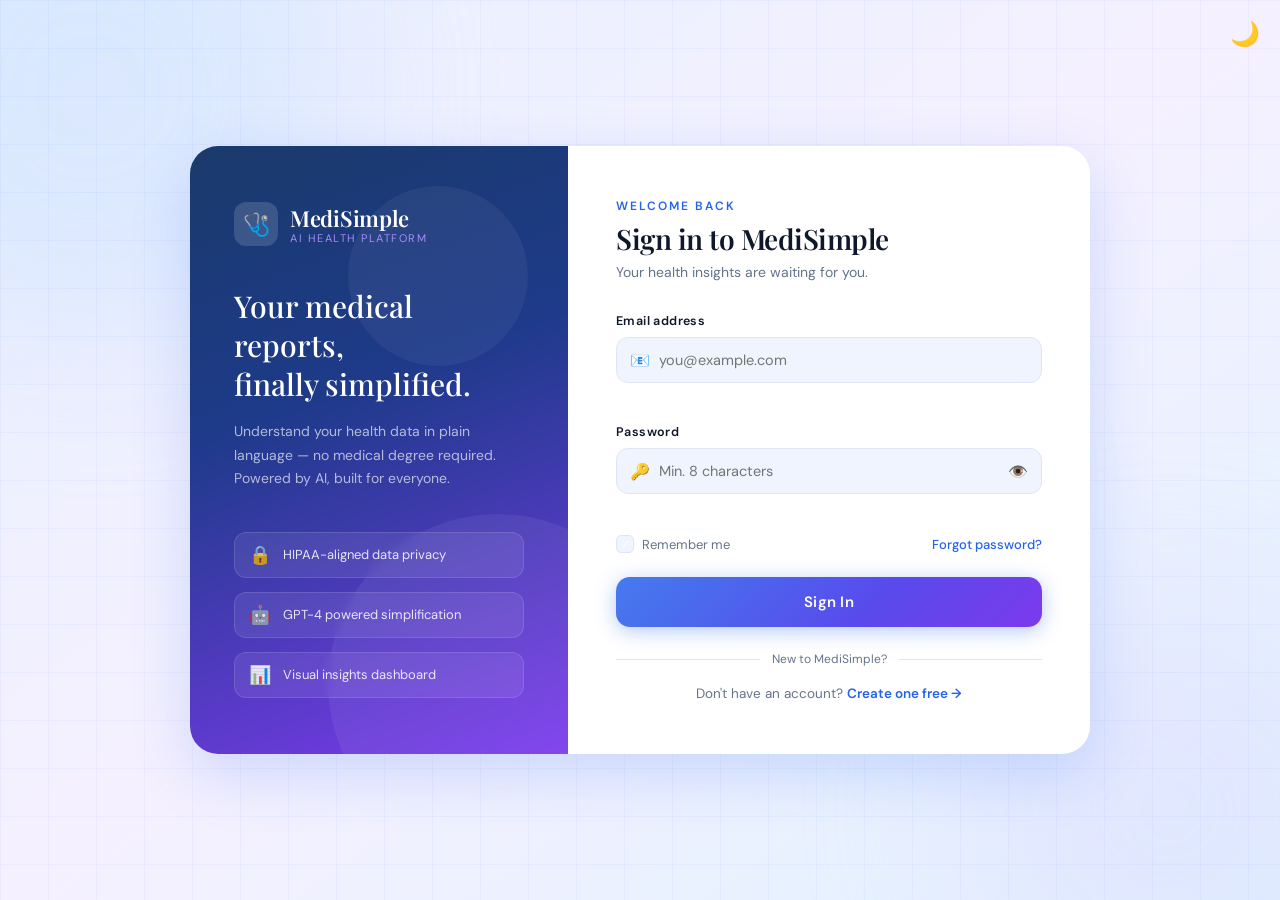
<file: login.html>
<!DOCTYPE html>
<html lang="en">

<head>
  <meta charset="UTF-8" />
  <meta name="viewport" content="width=device-width, initial-scale=1.0" />
  <title>MediSimple AI — Sign In</title>
  <link rel="preconnect" href="https://fonts.googleapis.com" />
  <link
    href="https://fonts.googleapis.com/css2?family=DM+Sans:ital,wght@0,300;0,400;0,500;0,600;1,300&family=Playfair+Display:wght@500;600&display=swap"
    rel="stylesheet" />
  <style>
    :root {
      --blue-deep: #1a3a6b;
      --blue-mid: #2563eb;
      --blue-light: #60a5fa;
      --purple: #7c3aed;
      --purple-light: #a78bfa;
      --teal: #0ea5e9;
      --white: #ffffff;
      --surface: #f0f4ff;
      --border: #dde5f7;
      --text-main: #0f172a;
      --text-muted: #64748b;
      --error: #ef4444;
      --success: #10b981;
      --shadow-sm: 0 2px 8px rgba(37, 99, 235, 0.08);
      --shadow-md: 0 8px 32px rgba(37, 99, 235, 0.14);
      --shadow-lg: 0 20px 60px rgba(37, 99, 235, 0.18);
      --grad-btn: linear-gradient(135deg, #2563eb 0%, #7c3aed 100%);
      --grad-bg: linear-gradient(145deg, #e8f0ff 0%, #f5f0ff 50%, #e0f2ff 100%);
    }

    *,
    *::before,
    *::after {
      box-sizing: border-box;
      margin: 0;
      padding: 0;
    }

    body {
      font-family: 'DM Sans', sans-serif;
      background: var(--grad-bg);
      min-height: 100vh;
      display: flex;
      align-items: center;
      justify-content: center;
      overflow: hidden;
      position: relative;
    }

    /* ── Ambient blobs ── */
    .blob {
      position: fixed;
      border-radius: 50%;
      filter: blur(80px);
      opacity: 0.35;
      animation: drift 12s ease-in-out infinite alternate;
      pointer-events: none;
      z-index: 0;
    }

    .blob-1 {
      width: 500px;
      height: 500px;
      background: #bfdbfe;
      top: -160px;
      left: -160px;
      animation-delay: 0s;
    }

    .blob-2 {
      width: 420px;
      height: 420px;
      background: #ddd6fe;
      bottom: -120px;
      right: -100px;
      animation-delay: -4s;
    }

    .blob-3 {
      width: 260px;
      height: 260px;
      background: #bae6fd;
      top: 40%;
      left: 55%;
      animation-delay: -8s;
    }

    @keyframes drift {
      from {
        transform: translate(0, 0) scale(1);
      }

      to {
        transform: translate(30px, 20px) scale(1.08);
      }
    }

    /* ── Grid lines decoration ── */
    .grid-lines {
      position: fixed;
      inset: 0;
      z-index: 0;
      pointer-events: none;
      background-image:
        linear-gradient(rgba(37, 99, 235, 0.04) 1px, transparent 1px),
        linear-gradient(90deg, rgba(37, 99, 235, 0.04) 1px, transparent 1px);
      background-size: 48px 48px;
    }

    /* ── Layout: two-column card ── */
    .login-wrapper {
      position: relative;
      z-index: 1;
      display: flex;
      width: min(900px, 96vw);
      min-height: 560px;
      border-radius: 28px;
      overflow: hidden;
      box-shadow: var(--shadow-lg);
      animation: slideUp 0.7s cubic-bezier(0.22, 1, 0.36, 1) both;
    }

    @keyframes slideUp {
      from {
        opacity: 0;
        transform: translateY(36px) scale(0.97);
      }

      to {
        opacity: 1;
        transform: translateY(0) scale(1);
      }
    }

    /* ── Left Panel ── */
    .left-panel {
      flex: 0 0 42%;
      background: linear-gradient(160deg, var(--blue-deep) 0%, #1e3a8a 40%, var(--purple) 100%);
      padding: 56px 44px;
      display: flex;
      flex-direction: column;
      justify-content: space-between;
      position: relative;
      overflow: hidden;
      color: #fff;
    }

    .left-panel::before {
      content: '';
      position: absolute;
      width: 340px;
      height: 340px;
      border-radius: 50%;
      background: rgba(255, 255, 255, 0.06);
      bottom: -100px;
      right: -100px;
    }

    .left-panel::after {
      content: '';
      position: absolute;
      width: 180px;
      height: 180px;
      border-radius: 50%;
      background: rgba(255, 255, 255, 0.05);
      top: 40px;
      right: 40px;
    }

    .brand {
      display: flex;
      align-items: center;
      gap: 12px;
      position: relative;
      z-index: 1;
    }

    .brand-icon {
      width: 44px;
      height: 44px;
      border-radius: 12px;
      background: rgba(255, 255, 255, 0.15);
      backdrop-filter: blur(8px);
      display: flex;
      align-items: center;
      justify-content: center;
      font-size: 22px;
    }

    .brand-name {
      font-family: 'Playfair Display', serif;
      font-size: 22px;
      font-weight: 600;
      letter-spacing: -0.3px;
    }

    .brand-tag {
      font-size: 11px;
      letter-spacing: 1.5px;
      text-transform: uppercase;
      color: var(--purple-light);
      margin-top: -2px;
    }

    .panel-headline {
      position: relative;
      z-index: 1;
    }

    .panel-headline h2 {
      font-family: 'Playfair Display', serif;
      font-size: 30px;
      font-weight: 500;
      line-height: 1.3;
      color: #fff;
      margin-bottom: 16px;
    }

    .panel-headline p {
      font-size: 14px;
      line-height: 1.7;
      color: rgba(255, 255, 255, 0.65);
    }

    .trust-badges {
      display: flex;
      flex-direction: column;
      gap: 14px;
      position: relative;
      z-index: 1;
    }

    .trust-badge {
      display: flex;
      align-items: center;
      gap: 12px;
      background: rgba(255, 255, 255, 0.08);
      border: 1px solid rgba(255, 255, 255, 0.12);
      border-radius: 12px;
      padding: 10px 14px;
      backdrop-filter: blur(4px);
      font-size: 13px;
      color: rgba(255, 255, 255, 0.85);
    }

    .trust-badge span.icon {
      font-size: 18px;
    }

    /* ── Right Panel ── */
    .right-panel {
      flex: 1;
      background: #fff;
      padding: 52px 48px;
      display: flex;
      flex-direction: column;
      justify-content: center;
    }

    .form-header {
      margin-bottom: 32px;
    }

    .form-header .welcome-back {
      font-size: 12px;
      font-weight: 600;
      letter-spacing: 2px;
      text-transform: uppercase;
      color: var(--blue-mid);
      margin-bottom: 6px;
      opacity: 0;
      animation: fadeIn 0.5s 0.5s forwards;
    }

    .form-header h1 {
      font-family: 'Playfair Display', serif;
      font-size: 28px;
      font-weight: 600;
      color: var(--text-main);
      letter-spacing: -0.5px;
      opacity: 0;
      animation: fadeIn 0.5s 0.6s forwards;
    }

    .form-header p {
      font-size: 14px;
      color: var(--text-muted);
      margin-top: 6px;
      opacity: 0;
      animation: fadeIn 0.5s 0.7s forwards;
    }

    @keyframes fadeIn {
      from {
        opacity: 0;
        transform: translateY(8px);
      }

      to {
        opacity: 1;
        transform: translateY(0);
      }
    }

    /* ── Form fields ── */
    .field {
      margin-bottom: 20px;
      opacity: 0;
      animation: fadeIn 0.5s forwards;
    }

    .field:nth-child(1) {
      animation-delay: 0.8s;
    }

    .field:nth-child(2) {
      animation-delay: 0.9s;
    }

    .field label {
      display: block;
      font-size: 12.5px;
      font-weight: 600;
      letter-spacing: 0.4px;
      color: var(--text-main);
      margin-bottom: 8px;
    }

    .input-wrap {
      position: relative;
    }

    .input-wrap .input-icon {
      position: absolute;
      left: 14px;
      top: 50%;
      transform: translateY(-50%);
      font-size: 16px;
      color: var(--text-muted);
      pointer-events: none;
      transition: color 0.2s;
    }

    .input-wrap input {
      width: 100%;
      padding: 13px 44px 13px 42px;
      border: 1.5px solid var(--border);
      border-radius: 12px;
      font-family: 'DM Sans', sans-serif;
      font-size: 14.5px;
      color: var(--text-main);
      background: var(--surface);
      outline: none;
      transition: border-color 0.2s, box-shadow 0.2s, background 0.2s;
    }

    .input-wrap input:focus {
      border-color: var(--blue-mid);
      background: #fff;
      box-shadow: 0 0 0 4px rgba(37, 99, 235, 0.1);
    }

    .input-wrap input:focus~.input-icon,
    .input-wrap:focus-within .input-icon {
      color: var(--blue-mid);
    }

    .input-wrap input.error-input {
      border-color: var(--error);
      box-shadow: 0 0 0 4px rgba(239, 68, 68, 0.08);
    }

    /* toggle password */
    .toggle-pw {
      position: absolute;
      right: 14px;
      top: 50%;
      transform: translateY(-50%);
      background: none;
      border: none;
      cursor: pointer;
      font-size: 16px;
      color: var(--text-muted);
      transition: color 0.2s;
      padding: 0;
    }

    .toggle-pw:hover {
      color: var(--blue-mid);
    }

    .field-error {
      display: flex;
      align-items: center;
      gap: 5px;
      font-size: 12px;
      color: var(--error);
      margin-top: 5px;
      min-height: 16px;
    }

    /* ── Options row ── */
    .options-row {
      display: flex;
      align-items: center;
      justify-content: space-between;
      margin-bottom: 24px;
      opacity: 0;
      animation: fadeIn 0.5s 1s forwards;
    }

    .remember-me {
      display: flex;
      align-items: center;
      gap: 8px;
      cursor: pointer;
      user-select: none;
    }

    .remember-me input[type="checkbox"] {
      display: none;
    }

    .checkbox-custom {
      width: 18px;
      height: 18px;
      border-radius: 5px;
      border: 1.5px solid var(--border);
      background: var(--surface);
      display: flex;
      align-items: center;
      justify-content: center;
      transition: all 0.2s;
      font-size: 11px;
      color: #fff;
    }

    .remember-me input:checked+.checkbox-custom {
      background: var(--blue-mid);
      border-color: var(--blue-mid);
    }

    .remember-me span.label {
      font-size: 13px;
      color: var(--text-muted);
    }

    .forgot-link {
      font-size: 13px;
      color: var(--blue-mid);
      font-weight: 500;
      text-decoration: none;
      transition: color 0.2s;
    }

    .forgot-link:hover {
      color: var(--purple);
    }

    /* ── Login button ── */
    .btn-login {
      width: 100%;
      padding: 15px;
      border: none;
      border-radius: 14px;
      background: var(--grad-btn);
      color: #fff;
      font-family: 'DM Sans', sans-serif;
      font-size: 15px;
      font-weight: 600;
      letter-spacing: 0.3px;
      cursor: pointer;
      position: relative;
      overflow: hidden;
      transition: transform 0.18s, box-shadow 0.18s, filter 0.18s;
      box-shadow: 0 4px 20px rgba(37, 99, 235, 0.35);
      opacity: 0;
      animation: fadeIn 0.5s 1.1s forwards;
    }

    .btn-login:hover:not(:disabled) {
      transform: translateY(-2px);
      box-shadow: 0 8px 28px rgba(37, 99, 235, 0.45);
      filter: brightness(1.06);
    }

    .btn-login:active:not(:disabled) {
      transform: translateY(0);
    }

    .btn-login:disabled {
      opacity: 0.7;
      cursor: not-allowed;
    }

    .btn-login::after {
      content: '';
      position: absolute;
      inset: 0;
      background: linear-gradient(135deg, rgba(255, 255, 255, 0.15) 0%, transparent 60%);
      pointer-events: none;
    }

    .btn-inner {
      display: flex;
      align-items: center;
      justify-content: center;
      gap: 8px;
    }

    /* spinner */
    .spinner {
      display: none;
      width: 18px;
      height: 18px;
      border: 2.5px solid rgba(255, 255, 255, 0.3);
      border-top-color: #fff;
      border-radius: 50%;
      animation: spin 0.6s linear infinite;
    }

    @keyframes spin {
      to {
        transform: rotate(360deg);
      }
    }

    .btn-login.loading .spinner {
      display: block;
    }

    .btn-login.loading .btn-text {
      opacity: 0.7;
    }

    /* ── Global alert ── */
    .alert {
      display: none;
      align-items: center;
      gap: 10px;
      padding: 12px 16px;
      border-radius: 10px;
      font-size: 13.5px;
      margin-bottom: 20px;
      animation: fadeIn 0.3s;
    }

    .alert.error {
      background: #fef2f2;
      border: 1px solid #fecaca;
      color: #b91c1c;
    }

    .alert.success {
      background: #f0fdf4;
      border: 1px solid #bbf7d0;
      color: #166534;
    }

    .alert.show {
      display: flex;
    }

    /* ── Divider + Signup link ── */
    .divider {
      display: flex;
      align-items: center;
      gap: 12px;
      margin: 24px 0 18px;
      opacity: 0;
      animation: fadeIn 0.5s 1.2s forwards;
    }

    .divider::before,
    .divider::after {
      content: '';
      flex: 1;
      height: 1px;
      background: var(--border);
    }

    .divider span {
      font-size: 12px;
      color: var(--text-muted);
      white-space: nowrap;
    }

    .signup-link {
      text-align: center;
      font-size: 13.5px;
      color: var(--text-muted);
      opacity: 0;
      animation: fadeIn 0.5s 1.3s forwards;
    }

    .signup-link a {
      color: var(--blue-mid);
      font-weight: 600;
      text-decoration: none;
      transition: color 0.2s;
    }

    .signup-link a:hover {
      color: var(--purple);
    }

    /* ── Forgot password modal ── */
    .modal-overlay {
      display: none;
      position: fixed;
      inset: 0;
      background: rgba(15, 23, 42, 0.4);
      backdrop-filter: blur(6px);
      z-index: 100;
      align-items: center;
      justify-content: center;
    }

    .modal-overlay.show {
      display: flex;
      animation: fadeInBg 0.3s;
    }

    @keyframes fadeInBg {
      from {
        opacity: 0;
      }

      to {
        opacity: 1;
      }
    }

    .modal-card {
      background: #fff;
      border-radius: 20px;
      padding: 40px 36px;
      width: min(420px, 94vw);
      box-shadow: var(--shadow-lg);
      animation: slideUp 0.4s cubic-bezier(0.22, 1, 0.36, 1);
    }

    .modal-card h3 {
      font-family: 'Playfair Display', serif;
      font-size: 22px;
      color: var(--text-main);
      margin-bottom: 8px;
    }

    .modal-card p {
      font-size: 13.5px;
      color: var(--text-muted);
      margin-bottom: 24px;
    }

    .modal-actions {
      display: flex;
      gap: 12px;
      margin-top: 20px;
    }

    .btn-secondary {
      flex: 1;
      padding: 12px;
      border-radius: 12px;
      border: 1.5px solid var(--border);
      background: #fff;
      font-family: 'DM Sans', sans-serif;
      font-size: 14px;
      font-weight: 600;
      color: var(--text-muted);
      cursor: pointer;
      transition: all 0.2s;
    }

    .btn-secondary:hover {
      border-color: var(--blue-mid);
      color: var(--blue-mid);
    }

    .btn-primary-sm {
      flex: 1;
      padding: 12px;
      border-radius: 12px;
      border: none;
      background: var(--grad-btn);
      font-family: 'DM Sans', sans-serif;
      font-size: 14px;
      font-weight: 600;
      color: #fff;
      cursor: pointer;
      transition: all 0.2s;
      box-shadow: 0 4px 14px rgba(37, 99, 235, 0.3);
    }

    .btn-primary-sm:hover {
      transform: translateY(-1px);
      filter: brightness(1.06);
    }

    /* ── Responsive ── */
    @media (max-width: 640px) {
      .left-panel {
        display: none;
      }

      .right-panel {
        padding: 40px 28px;
      }

      .login-wrapper {
        border-radius: 20px;
      }
    }

    /* ── Dark Theme Overrides ── */
    [data-theme="dark"] {
      --white: #1e293b;
      --surface: #0f172a;
      --border: #334155;
      --text-main: #f8fafc;
      --text-muted: #94a3b8;
      --grad-bg: linear-gradient(145deg, #090e17 0%, #111827 50%, #0f172a 100%);
    }

    [data-theme="dark"] .right-panel {
      background: var(--white);
    }
    [data-theme="dark"] .input-wrap input:focus {
      background: var(--surface);
    }
    [data-theme="dark"] .modal-card {
      background: var(--white);
    }
    [data-theme="dark"] .btn-secondary {
      background: var(--surface);
    }
  </style>
</head>

<body>
  <button id="themeToggle" style="position:absolute; top:20px; right:20px; z-index:100; font-size:24px; background:none; border:none; cursor:pointer; color:var(--text-main);" aria-label="Toggle Dark Mode">🌙</button>
  <div class="blob blob-1"></div>
  <div class="blob blob-2"></div>
  <div class="blob blob-3"></div>
  <div class="grid-lines"></div>

  <!-- ── Forgot Password Modal ── -->
  <div class="modal-overlay" id="forgotModal">
    <div class="modal-card">
      <h3>Reset your password</h3>
      <p>Enter your registered email address. We'll send you a secure reset link.</p>
      <div class="input-wrap">
        <span class="input-icon">📧</span>
        <input type="email" id="forgotEmail" placeholder="your@email.com" />
      </div>
      <div class="modal-actions">
        <button class="btn-secondary" onclick="closeForgot()">Cancel</button>
        <button class="btn-primary-sm" onclick="handleForgot()">Send Link</button>
      </div>
    </div>
  </div>

  <!-- ── Main Card ── -->
  <div class="login-wrapper">

    <!-- Left: branding panel -->
    <div class="left-panel">
      <div class="brand">
        <div class="brand-icon">🩺</div>
        <div>
          <div class="brand-name">MediSimple</div>
          <div class="brand-tag">AI Health Platform</div>
        </div>
      </div>

      <div class="panel-headline">
        <h2>Your medical reports,<br />finally simplified.</h2>
        <p>Understand your health data in plain language — no medical degree required. Powered by AI, built for
          everyone.</p>
      </div>

      <div class="trust-badges">
        <div class="trust-badge">
          <span class="icon">🔒</span>
          <span>HIPAA-aligned data privacy</span>
        </div>
        <div class="trust-badge">
          <span class="icon">🤖</span>
          <span>GPT-4 powered simplification</span>
        </div>
        <div class="trust-badge">
          <span class="icon">📊</span>
          <span>Visual insights dashboard</span>
        </div>
      </div>
    </div>

    <!-- Right: form panel -->
    <div class="right-panel">
      <div class="form-header">
        <div class="welcome-back">Welcome back</div>
        <h1>Sign in to MediSimple</h1>
        <p>Your health insights are waiting for you.</p>
      </div>

      <div class="alert" id="alertBox" role="alert">
        <span id="alertIcon"></span>
        <span id="alertMsg"></span>
      </div>

      <form id="loginForm" novalidate>
        <div class="field">
          <label for="email">Email address</label>
          <div class="input-wrap">
            <span class="input-icon">📧</span>
            <input type="email" id="email" placeholder="you@example.com" autocomplete="email" />
          </div>
          <div class="field-error" id="emailErr"></div>
        </div>

        <div class="field">
          <label for="password">Password</label>
          <div class="input-wrap">
            <span class="input-icon">🔑</span>
            <input type="password" id="password" placeholder="Min. 8 characters" autocomplete="current-password" />
            <button type="button" class="toggle-pw" id="togglePw" title="Show/hide password">👁️</button>
          </div>
          <div class="field-error" id="passwordErr"></div>
        </div>

        <div class="options-row">
          <label class="remember-me">
            <input type="checkbox" id="rememberMe" />
            <div class="checkbox-custom" id="checkboxVisual">✓</div>
            <span class="label">Remember me</span>
          </label>
          <a href="#" class="forgot-link" id="forgotLink">Forgot password?</a>
        </div>

        <button type="submit" class="btn-login" id="loginBtn">
          <div class="btn-inner">
            <div class="spinner"></div>
            <span class="btn-text">Sign In</span>
          </div>
        </button>
      </form>

      <div class="divider"><span>New to MediSimple?</span></div>

      <div class="signup-link">
        Don't have an account? <a href="signup.html">Create one free →</a>
      </div>
    </div>
  </div>

  <script>
    /* ─────────────────────────────────────────────────────────
       MediSimple Auth — login.js (inline for single-file demo)
       ───────────────────────────────────────────────────────── */

    /* ── CONFIG ── */
    const CONFIG = {
      MODE: 'api',           // 'demo' | 'api'
      API_ENDPOINT: '/api/login', // used only in api mode
      DEMO_USERS: [
        { email: 'demo@medisimple.ai', password: 'demo1234', name: 'Dr. Demo User' },
        { email: 'test@medisimple.ai', password: 'test1234', name: 'Test Patient' },
      ],
      SESSION_KEY: 'ms_session',
    };

    /* ── AUTO-REDIRECT if already logged in ── */
    (function checkSession() {
      const session = localStorage.getItem(CONFIG.SESSION_KEY) || sessionStorage.getItem(CONFIG.SESSION_KEY);
      if (session) {
        try {
          const data = JSON.parse(session);
          if (data?.email && data?.loggedIn) {
            window.location.href = 'dashboard.html';
          }
        } catch (_) { }
      }
    })();

    /* ── DOM refs ── */
    const form = document.getElementById('loginForm');
    const emailInput = document.getElementById('email');
    const passInput = document.getElementById('password');
    const rememberChk = document.getElementById('rememberMe');
    const checkVis = document.getElementById('checkboxVisual');
    const loginBtn = document.getElementById('loginBtn');
    const togglePwBtn = document.getElementById('togglePw');
    const alertBox = document.getElementById('alertBox');
    const alertMsg = document.getElementById('alertMsg');
    const alertIcon = document.getElementById('alertIcon');
    const forgotLink = document.getElementById('forgotLink');
    const forgotModal = document.getElementById('forgotModal');

    /* ── Checkbox toggle ── */
    rememberChk.addEventListener('change', () => {
      checkVis.textContent = rememberChk.checked ? '✓' : '';
    });

    /* ── Password visibility ── */
    togglePwBtn.addEventListener('click', () => {
      const isText = passInput.type === 'text';
      passInput.type = isText ? 'password' : 'text';
      togglePwBtn.textContent = isText ? '👁️' : '🙈';
    });

    /* ── Real-time validation ── */
    emailInput.addEventListener('input', () => clearFieldError('email'));
    passInput.addEventListener('input', () => clearFieldError('password'));

    function clearFieldError(field) {
      const errEl = document.getElementById(field + 'Err');
      errEl.textContent = '';
      const input = document.getElementById(field);
      input.classList.remove('error-input');
    }

    function showFieldError(field, msg) {
      const errEl = document.getElementById(field + 'Err');
      errEl.textContent = '⚠ ' + msg;
      const input = document.getElementById(field === 'email' ? 'email' : 'password');
      input.classList.add('error-input');
    }

    function validateForm() {
      let valid = true;
      const email = emailInput.value.trim();
      const pass = passInput.value;

      if (!email) {
        showFieldError('email', 'Email address is required.');
        valid = false;
      } else if (!/^[^\s@]+@[^\s@]+\.[^\s@]+$/.test(email)) {
        showFieldError('email', 'Please enter a valid email address.');
        valid = false;
      }

      if (!pass) {
        showFieldError('password', 'Password is required.');
        valid = false;
      } else if (pass.length < 8) {
        showFieldError('password', 'Password must be at least 8 characters.');
        valid = false;
      }

      return valid;
    }

    /* ── Alert ── */
    function showAlert(type, msg) {
      alertBox.className = 'alert ' + type + ' show';
      alertIcon.textContent = type === 'error' ? '🚫' : '✅';
      alertMsg.textContent = msg;
    }
    function hideAlert() {
      alertBox.className = 'alert';
    }

    /* ── Loading state ── */
    function setLoading(state) {
      loginBtn.disabled = state;
      loginBtn.classList.toggle('loading', state);
    }

    /* ── Session helpers ── */
    function saveSession(user, remember) {
      const sessionData = JSON.stringify({
        loggedIn: true,
        id: user.id,
        email: user.email,
        name: user.name,
        address: user.address || '',
        loginTime: Date.now(),
      });
      if (remember) {
        localStorage.setItem(CONFIG.SESSION_KEY, sessionData);
      } else {
        sessionStorage.setItem(CONFIG.SESSION_KEY, sessionData);
        localStorage.removeItem(CONFIG.SESSION_KEY);
      }
    }

    /* ── MODE 1: Demo Auth ── */
    async function demoLogin(email, password) {
      await new Promise(r => setTimeout(r, 1200)); // simulate network
      const match = CONFIG.DEMO_USERS.find(u => u.email === email && u.password === password);
      if (match) return { success: true, user: match };
      return { success: false, message: 'Invalid email or password. Try demo@medisimple.ai / demo1234' };
    }

    /* ── MODE 2: API Auth ── */
    async function apiLogin(email, password) {
      const res = await fetch(CONFIG.API_ENDPOINT, {
        method: 'POST',
        headers: { 'Content-Type': 'application/json' },
        body: JSON.stringify({ email, password }),
      });
      const data = await res.json();
      if (res.ok && data.success) {
        return { success: true, user: data.user };
      }
      return { success: false, message: data.message || 'Login failed. Please try again.' };
    }

    /* ── Form Submit ── */
    form.addEventListener('submit', async (e) => {
      e.preventDefault();
      hideAlert();

      if (!validateForm()) return;

      const email = emailInput.value.trim();
      const password = passInput.value;
      const remember = rememberChk.checked;

      setLoading(true);

      try {
        const result = CONFIG.MODE === 'api'
          ? await apiLogin(email, password)
          : await demoLogin(email, password);

        if (result.success) {
          saveSession(result.user, remember);
          showAlert('success', `Logged in successfully! Redirecting…`);
          setTimeout(() => { window.location.href = 'dashboard.html'; }, 1200);
        } else {
          showAlert('error', result.message);
          setLoading(false);
        }
      } catch (err) {
        showAlert('error', 'Network error. Please check your connection and try again.');
        setLoading(false);
      }
    });

    /* ── Forgot password ── */
    forgotLink.addEventListener('click', (e) => {
      e.preventDefault();
      forgotModal.classList.add('show');
    });

    function closeForgot() {
      forgotModal.classList.remove('show');
    }

    function handleForgot() {
      const email = document.getElementById('forgotEmail').value.trim();
      if (!email || !/^[^\s@]+@[^\s@]+\.[^\s@]+$/.test(email)) {
        alert('Please enter a valid email address.');
        return;
      }
      closeForgot();
      showAlert('success', `Reset link sent to ${email}. Check your inbox!`);
    }

    forgotModal.addEventListener('click', (e) => {
      if (e.target === forgotModal) closeForgot();
    });

    /* ── Keyboard escape ── */
    document.addEventListener('keydown', (e) => {
      if (e.key === 'Escape') closeForgot();
    });
  </script>
  <script src="js/theme.js"></script>
</body>

</html>
</file>
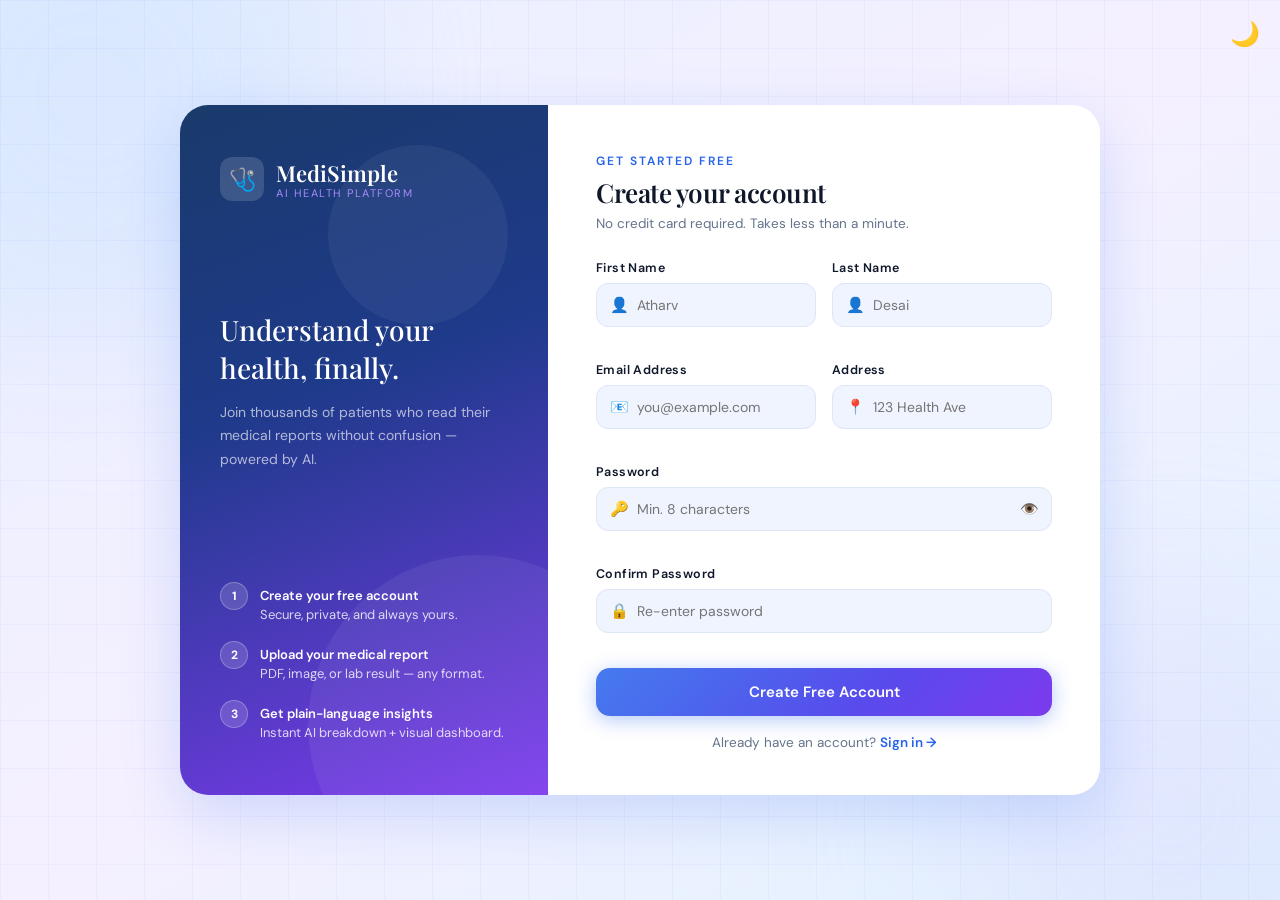
<file: signup.html>
<!DOCTYPE html>
<html lang="en">
<head>
  <meta charset="UTF-8" />
  <meta name="viewport" content="width=device-width, initial-scale=1.0" />
  <title>MediSimple AI — Create Account</title>
  <link rel="preconnect" href="https://fonts.googleapis.com" />
  <link href="https://fonts.googleapis.com/css2?family=DM+Sans:ital,wght@0,300;0,400;0,500;0,600;1,300&family=Playfair+Display:wght@500;600&display=swap" rel="stylesheet" />
  <style>
    :root {
      --blue-deep:   #1a3a6b;
      --blue-mid:    #2563eb;
      --blue-light:  #60a5fa;
      --purple:      #7c3aed;
      --purple-light:#a78bfa;
      --teal:        #0ea5e9;
      --white:       #ffffff;
      --surface:     #f0f4ff;
      --border:      #dde5f7;
      --text-main:   #0f172a;
      --text-muted:  #64748b;
      --error:       #ef4444;
      --success:     #10b981;
      --shadow-sm: 0 2px 8px rgba(37,99,235,0.08);
      --shadow-md: 0 8px 32px rgba(37,99,235,0.14);
      --shadow-lg: 0 20px 60px rgba(37,99,235,0.18);
      --grad-btn: linear-gradient(135deg, #2563eb 0%, #7c3aed 100%);
      --grad-bg:  linear-gradient(145deg, #e8f0ff 0%, #f5f0ff 50%, #e0f2ff 100%);
    }

    *, *::before, *::after { box-sizing: border-box; margin: 0; padding: 0; }

    body {
      font-family: 'DM Sans', sans-serif;
      background: var(--grad-bg);
      min-height: 100vh;
      display: flex;
      align-items: center;
      justify-content: center;
      padding: 32px 16px;
      position: relative;
      overflow-x: hidden;
    }

    /* ── Blobs ── */
    .blob {
      position: fixed; border-radius: 50%; filter: blur(80px);
      opacity: 0.35; pointer-events: none; z-index: 0;
      animation: drift 12s ease-in-out infinite alternate;
    }
    .blob-1 { width: 500px; height: 500px; background: #bfdbfe; top: -160px; left: -160px; }
    .blob-2 { width: 420px; height: 420px; background: #ddd6fe; bottom: -120px; right: -100px; animation-delay: -4s; }
    .blob-3 { width: 260px; height: 260px; background: #bae6fd; top: 40%; left: 55%; animation-delay: -8s; }
    @keyframes drift {
      from { transform: translate(0,0) scale(1); }
      to   { transform: translate(30px,20px) scale(1.08); }
    }

    .grid-lines {
      position: fixed; inset: 0; z-index: 0; pointer-events: none;
      background-image:
        linear-gradient(rgba(37,99,235,0.04) 1px, transparent 1px),
        linear-gradient(90deg, rgba(37,99,235,0.04) 1px, transparent 1px);
      background-size: 48px 48px;
    }

    /* ── Card ── */
    .signup-wrapper {
      position: relative; z-index: 1;
      display: flex;
      width: min(920px, 96vw);
      border-radius: 28px;
      overflow: hidden;
      box-shadow: var(--shadow-lg);
      animation: slideUp 0.7s cubic-bezier(0.22,1,0.36,1) both;
    }
    @keyframes slideUp {
      from { opacity: 0; transform: translateY(36px) scale(0.97); }
      to   { opacity: 1; transform: translateY(0) scale(1); }
    }

    /* ── Left Panel ── */
    .left-panel {
      flex: 0 0 40%;
      background: linear-gradient(160deg, var(--blue-deep) 0%, #1e3a8a 40%, var(--purple) 100%);
      padding: 52px 40px;
      display: flex; flex-direction: column; justify-content: space-between;
      position: relative; overflow: hidden; color: #fff;
    }
    .left-panel::before {
      content: ''; position: absolute;
      width: 340px; height: 340px; border-radius: 50%;
      background: rgba(255,255,255,0.06);
      bottom: -100px; right: -100px;
    }
    .left-panel::after {
      content: ''; position: absolute;
      width: 180px; height: 180px; border-radius: 50%;
      background: rgba(255,255,255,0.05);
      top: 40px; right: 40px;
    }

    .brand { display: flex; align-items: center; gap: 12px; position: relative; z-index: 1; }
    .brand-icon {
      width: 44px; height: 44px; border-radius: 12px;
      background: rgba(255,255,255,0.15); backdrop-filter: blur(8px);
      display: flex; align-items: center; justify-content: center; font-size: 22px;
    }
    .brand-name { font-family: 'Playfair Display', serif; font-size: 22px; font-weight: 600; }
    .brand-tag { font-size: 11px; letter-spacing: 1.5px; text-transform: uppercase; color: var(--purple-light); margin-top: -2px; }

    .panel-headline { position: relative; z-index: 1; }
    .panel-headline h2 {
      font-family: 'Playfair Display', serif; font-size: 28px; font-weight: 500;
      line-height: 1.35; color: #fff; margin-bottom: 14px;
    }
    .panel-headline p { font-size: 14px; line-height: 1.7; color: rgba(255,255,255,0.65); }

    .steps { display: flex; flex-direction: column; gap: 16px; position: relative; z-index: 1; }
    .step {
      display: flex; align-items: flex-start; gap: 12px;
    }
    .step-num {
      width: 28px; height: 28px; border-radius: 50%; flex-shrink: 0;
      background: rgba(255,255,255,0.15); border: 1px solid rgba(255,255,255,0.25);
      display: flex; align-items: center; justify-content: center;
      font-size: 12px; font-weight: 700; color: #fff;
    }
    .step-text { font-size: 13px; color: rgba(255,255,255,0.8); line-height: 1.5; padding-top: 4px; }
    .step-text strong { color: #fff; display: block; font-weight: 600; }

    /* ── Right Panel ── */
    .right-panel {
      flex: 1; background: #fff;
      padding: 48px 48px 44px;
      display: flex; flex-direction: column; justify-content: center;
    }

    .form-header { margin-bottom: 28px; }
    .form-header .eyebrow {
      font-size: 12px; font-weight: 600; letter-spacing: 2px; text-transform: uppercase;
      color: var(--blue-mid); margin-bottom: 6px;
      opacity: 0; animation: fadeIn 0.5s 0.4s forwards;
    }
    .form-header h1 {
      font-family: 'Playfair Display', serif; font-size: 26px; font-weight: 600;
      color: var(--text-main); letter-spacing: -0.5px;
      opacity: 0; animation: fadeIn 0.5s 0.5s forwards;
    }
    .form-header p {
      font-size: 13.5px; color: var(--text-muted); margin-top: 5px;
      opacity: 0; animation: fadeIn 0.5s 0.6s forwards;
    }
    @keyframes fadeIn {
      from { opacity: 0; transform: translateY(8px); }
      to   { opacity: 1; transform: translateY(0); }
    }

    /* ── Two-column row ── */
    .field-row { display: grid; grid-template-columns: 1fr 1fr; gap: 16px; }

    /* ── Fields ── */
    .field { margin-bottom: 16px; opacity: 0; animation: fadeIn 0.5s forwards; }
    .field:nth-child(1) { animation-delay: 0.65s; }
    .field:nth-child(2) { animation-delay: 0.72s; }
    .field:nth-child(3) { animation-delay: 0.79s; }
    .field:nth-child(4) { animation-delay: 0.86s; }
    .field:nth-child(5) { animation-delay: 0.93s; }

    .field label {
      display: block; font-size: 12.5px; font-weight: 600;
      letter-spacing: 0.4px; color: var(--text-main); margin-bottom: 7px;
    }

    .input-wrap { position: relative; }
    .input-wrap .input-icon {
      position: absolute; left: 14px; top: 50%; transform: translateY(-50%);
      font-size: 15px; color: var(--text-muted); pointer-events: none; transition: color 0.2s;
    }
    .input-wrap input, .input-wrap select {
      width: 100%; padding: 12px 14px 12px 40px;
      border: 1.5px solid var(--border); border-radius: 12px;
      font-family: 'DM Sans', sans-serif; font-size: 14px;
      color: var(--text-main); background: var(--surface); outline: none;
      transition: border-color 0.2s, box-shadow 0.2s, background 0.2s;
      appearance: none;
    }
    .input-wrap input:focus, .input-wrap select:focus {
      border-color: var(--blue-mid); background: #fff;
      box-shadow: 0 0 0 4px rgba(37,99,235,0.1);
    }
    .input-wrap:focus-within .input-icon { color: var(--blue-mid); }
    .input-wrap input.error-input { border-color: var(--error); box-shadow: 0 0 0 4px rgba(239,68,68,0.08); }
    .input-wrap input.valid-input { border-color: var(--success); }

    .toggle-pw {
      position: absolute; right: 13px; top: 50%; transform: translateY(-50%);
      background: none; border: none; cursor: pointer;
      font-size: 15px; color: var(--text-muted); transition: color 0.2s; padding: 0;
    }
    .toggle-pw:hover { color: var(--blue-mid); }

    .field-error { font-size: 11.5px; color: var(--error); margin-top: 4px; min-height: 15px; }

    /* Password strength bar */
    .strength-bar-wrap { margin-top: 6px; display: none; }
    .strength-bar-wrap.show { display: block; }
    .strength-bar {
      height: 4px; border-radius: 4px; background: var(--border);
      overflow: hidden; margin-bottom: 4px;
    }
    .strength-fill {
      height: 100%; border-radius: 4px; width: 0;
      transition: width 0.3s, background 0.3s;
    }
    .strength-label { font-size: 11px; color: var(--text-muted); }

    /* Terms checkbox */
    .terms-row {
      display: flex; align-items: flex-start; gap: 10px;
      margin-bottom: 20px;
      opacity: 0; animation: fadeIn 0.5s 1.0s forwards;
    }
    .terms-row input[type="checkbox"] { display: none; }
    .checkbox-custom {
      width: 18px; height: 18px; min-width: 18px; border-radius: 5px;
      border: 1.5px solid var(--border); background: var(--surface);
      display: flex; align-items: center; justify-content: center;
      cursor: pointer; transition: all 0.2s; font-size: 11px; color: #fff; margin-top: 1px;
    }
    .terms-row input:checked + .checkbox-custom { background: var(--blue-mid); border-color: var(--blue-mid); }
    .terms-text { font-size: 12.5px; color: var(--text-muted); line-height: 1.55; cursor: pointer; }
    .terms-text a { color: var(--blue-mid); text-decoration: none; font-weight: 500; }
    .terms-text a:hover { color: var(--purple); }

    /* Alert */
    .alert {
      display: none; align-items: center; gap: 10px;
      padding: 11px 15px; border-radius: 10px; font-size: 13px;
      margin-bottom: 18px; animation: fadeIn 0.3s;
    }
    .alert.error  { background: #fef2f2; border: 1px solid #fecaca; color: #b91c1c; }
    .alert.success{ background: #f0fdf4; border: 1px solid #bbf7d0; color: #166534; }
    .alert.show   { display: flex; }

    /* Submit */
    .btn-signup {
      width: 100%; padding: 14px; border: none; border-radius: 14px;
      background: var(--grad-btn); color: #fff;
      font-family: 'DM Sans', sans-serif; font-size: 15px; font-weight: 600;
      cursor: pointer; position: relative; overflow: hidden;
      transition: transform 0.18s, box-shadow 0.18s, filter 0.18s;
      box-shadow: 0 4px 20px rgba(37,99,235,0.35);
      opacity: 0; animation: fadeIn 0.5s 1.1s forwards;
    }
    .btn-signup:hover:not(:disabled) {
      transform: translateY(-2px); box-shadow: 0 8px 28px rgba(37,99,235,0.45); filter: brightness(1.06);
    }
    .btn-signup:disabled { opacity: 0.7; cursor: not-allowed; }
    .btn-signup::after {
      content: ''; position: absolute; inset: 0;
      background: linear-gradient(135deg, rgba(255,255,255,0.15) 0%, transparent 60%);
      pointer-events: none;
    }
    .btn-inner { display: flex; align-items: center; justify-content: center; gap: 8px; }
    .spinner {
      display: none; width: 17px; height: 17px;
      border: 2.5px solid rgba(255,255,255,0.3); border-top-color: #fff;
      border-radius: 50%; animation: spin 0.6s linear infinite;
    }
    @keyframes spin { to { transform: rotate(360deg); } }
    .btn-signup.loading .spinner { display: block; }
    .btn-signup.loading .btn-text { opacity: 0.75; }

    /* Login link */
    .login-link {
      text-align: center; font-size: 13.5px; color: var(--text-muted);
      margin-top: 18px;
      opacity: 0; animation: fadeIn 0.5s 1.2s forwards;
    }
    .login-link a { color: var(--blue-mid); font-weight: 600; text-decoration: none; transition: color 0.2s; }
    .login-link a:hover { color: var(--purple); }

    /* Success overlay */
    .success-overlay {
      display: none; position: fixed; inset: 0;
      background: rgba(15,23,42,0.5); backdrop-filter: blur(8px);
      z-index: 200; align-items: center; justify-content: center;
    }
    .success-overlay.show { display: flex; animation: fadeIn 0.4s; }
    .success-card {
      background: #fff; border-radius: 24px; padding: 48px 40px;
      text-align: center; width: min(400px, 92vw);
      box-shadow: var(--shadow-lg);
      animation: slideUp 0.5s cubic-bezier(0.22,1,0.36,1);
    }
    .success-icon { font-size: 52px; margin-bottom: 16px; }
    .success-card h2 {
      font-family: 'Playfair Display', serif; font-size: 24px;
      color: var(--text-main); margin-bottom: 8px;
    }
    .success-card p { font-size: 14px; color: var(--text-muted); line-height: 1.6; margin-bottom: 28px; }
    .btn-go {
      display: inline-block; padding: 13px 36px; border-radius: 12px;
      background: var(--grad-btn); color: #fff;
      font-family: 'DM Sans', sans-serif; font-size: 14px; font-weight: 600;
      text-decoration: none; transition: all 0.2s;
      box-shadow: 0 4px 16px rgba(37,99,235,0.3);
    }
    .btn-go:hover { transform: translateY(-2px); filter: brightness(1.06); }

    @media (max-width: 680px) {
      .left-panel { display: none; }
      .right-panel { padding: 36px 24px; }
      .field-row { grid-template-columns: 1fr; }
      .signup-wrapper { border-radius: 20px; }
    }

    /* ── Dark Theme Overrides ── */
    [data-theme="dark"] {
      --white: #1e293b;
      --surface: #0f172a;
      --border: #334155;
      --text-main: #f8fafc;
      --text-muted: #94a3b8;
      --grad-bg: linear-gradient(145deg, #090e17 0%, #111827 50%, #0f172a 100%);
    }

    [data-theme="dark"] .right-panel {
      background: var(--white);
    }
    [data-theme="dark"] .input-wrap input:focus,
    [data-theme="dark"] .input-wrap select:focus {
      background: var(--surface);
    }
    [data-theme="dark"] .success-card {
      background: var(--white);
    }
    [data-theme="dark"] .btn-secondary {
      background: var(--surface);
    }
  </style>
</head>
<body>
  <button id="themeToggle" style="position:absolute; top:20px; right:20px; z-index:100; font-size:24px; background:none; border:none; cursor:pointer; color:var(--text-main);" aria-label="Toggle Dark Mode">🌙</button>

<div class="blob blob-1"></div>
<div class="blob blob-2"></div>
<div class="blob blob-3"></div>
<div class="grid-lines"></div>

<!-- Success overlay -->
<div class="success-overlay" id="successOverlay">
  <div class="success-card">
    <div class="success-icon">🎉</div>
    <h2>Account Created!</h2>
    <p>Welcome to MediSimple AI, <strong id="successName"></strong>!<br/>Your health journey starts now.</p>
    <a href="login.html" class="btn-go">Go to Sign In →</a>
  </div>
</div>

<div class="signup-wrapper">

  <!-- Left Panel -->
  <div class="left-panel">
    <div class="brand">
      <div class="brand-icon">🩺</div>
      <div>
        <div class="brand-name">MediSimple</div>
        <div class="brand-tag">AI Health Platform</div>
      </div>
    </div>

    <div class="panel-headline">
      <h2>Understand your health, finally.</h2>
      <p>Join thousands of patients who read their medical reports without confusion — powered by AI.</p>
    </div>

    <div class="steps">
      <div class="step">
        <div class="step-num">1</div>
        <div class="step-text"><strong>Create your free account</strong>Secure, private, and always yours.</div>
      </div>
      <div class="step">
        <div class="step-num">2</div>
        <div class="step-text"><strong>Upload your medical report</strong>PDF, image, or lab result — any format.</div>
      </div>
      <div class="step">
        <div class="step-num">3</div>
        <div class="step-text"><strong>Get plain-language insights</strong>Instant AI breakdown + visual dashboard.</div>
      </div>
    </div>
  </div>

  <!-- Right Panel -->
  <div class="right-panel">
    <div class="form-header">
      <div class="eyebrow">Get started free</div>
      <h1>Create your account</h1>
      <p>No credit card required. Takes less than a minute.</p>
    </div>

    <div class="alert" id="alertBox">
      <span id="alertIcon"></span>
      <span id="alertMsg"></span>
    </div>

    <form id="signupForm" novalidate>

      <!-- Row 1: Name -->
      <div class="field-row">
        <div class="field">
          <label for="firstName">First Name</label>
          <div class="input-wrap">
            <span class="input-icon">👤</span>
            <input type="text" id="firstName" placeholder="Atharv" autocomplete="given-name" />
          </div>
          <div class="field-error" id="firstNameErr"></div>
        </div>
        <div class="field">
          <label for="lastName">Last Name</label>
          <div class="input-wrap">
            <span class="input-icon">👤</span>
            <input type="text" id="lastName" placeholder="Desai" autocomplete="family-name" />
          </div>
          <div class="field-error" id="lastNameErr"></div>
        </div>
      </div>

      <!-- Email and Address -->
      <div class="field-row">
        <div class="field">
          <label for="email">Email Address</label>
          <div class="input-wrap">
            <span class="input-icon">📧</span>
            <input type="email" id="email" placeholder="you@example.com" autocomplete="email" />
          </div>
          <div class="field-error" id="emailErr"></div>
        </div>
        <div class="field">
          <label for="address">Address</label>
          <div class="input-wrap">
            <span class="input-icon">📍</span>
            <input type="text" id="address" placeholder="123 Health Ave" autocomplete="street-address" />
          </div>
          <div class="field-error" id="addressErr"></div>
        </div>
      </div>

      <!-- Password -->
      <div class="field">
        <label for="password">Password</label>
        <div class="input-wrap">
          <span class="input-icon">🔑</span>
          <input type="password" id="password" placeholder="Min. 8 characters" autocomplete="new-password" />
          <button type="button" class="toggle-pw" id="togglePw">👁️</button>
        </div>
        <div class="strength-bar-wrap" id="strengthWrap">
          <div class="strength-bar"><div class="strength-fill" id="strengthFill"></div></div>
          <div class="strength-label" id="strengthLabel"></div>
        </div>
        <div class="field-error" id="passwordErr"></div>
      </div>

      <!-- Confirm Password -->
      <div class="field">
        <label for="confirmPassword">Confirm Password</label>
        <div class="input-wrap">
          <span class="input-icon">🔒</span>
          <input type="password" id="confirmPassword" placeholder="Re-enter password" autocomplete="new-password" />
        </div>
        <div class="field-error" id="confirmErr"></div>
      </div>

      <!-- Terms Removed -->

      <button type="submit" class="btn-signup" id="signupBtn">
        <div class="btn-inner">
          <div class="spinner"></div>
          <span class="btn-text">Create Free Account</span>
        </div>
      </button>
    </form>

    <div class="login-link">
      Already have an account? <a href="login.html">Sign in →</a>
    </div>
  </div>
</div>

<script>
/* ── Auto redirect if already logged in ── */
(function() {
  const s = localStorage.getItem('ms_session') || sessionStorage.getItem('ms_session');
  if (s) try { if (JSON.parse(s)?.loggedIn) window.location.href = 'dashboard.html'; } catch(_) {}
})();

/* ── DOM ── */
const form          = document.getElementById('signupForm');
const firstNameEl   = document.getElementById('firstName');
const lastNameEl    = document.getElementById('lastName');
const emailEl       = document.getElementById('email');
const addressEl     = document.getElementById('address');
const passwordEl    = document.getElementById('password');
const confirmEl     = document.getElementById('confirmPassword');
const signupBtn     = document.getElementById('signupBtn');
const togglePwBtn   = document.getElementById('togglePw');
const alertBox      = document.getElementById('alertBox');
const strengthWrap  = document.getElementById('strengthWrap');
const strengthFill  = document.getElementById('strengthFill');
const strengthLabel = document.getElementById('strengthLabel');

/* ── Toggle password ── */
togglePwBtn.addEventListener('click', () => {
  const isText = passwordEl.type === 'text';
  passwordEl.type = isText ? 'password' : 'text';
  togglePwBtn.textContent = isText ? '👁️' : '🙈';
});

/* ── Password strength ── */
passwordEl.addEventListener('input', () => {
  const val = passwordEl.value;
  clearFieldError('password');

  if (!val) { strengthWrap.classList.remove('show'); return; }
  strengthWrap.classList.add('show');

  let score = 0;
  if (val.length >= 8)  score++;
  if (val.length >= 12) score++;
  if (/[A-Z]/.test(val)) score++;
  if (/[0-9]/.test(val)) score++;
  if (/[^A-Za-z0-9]/.test(val)) score++;

  const levels = [
    { label: 'Very Weak',  color: '#ef4444', width: '15%'  },
    { label: 'Weak',       color: '#f97316', width: '30%'  },
    { label: 'Fair',       color: '#eab308', width: '55%'  },
    { label: 'Good',       color: '#22c55e', width: '75%'  },
    { label: 'Strong 💪',  color: '#10b981', width: '100%' },
  ];
  const lvl = levels[Math.min(score, 4)];
  strengthFill.style.width      = lvl.width;
  strengthFill.style.background = lvl.color;
  strengthLabel.textContent     = lvl.label;
  strengthLabel.style.color     = lvl.color;
});

/* ── Real-time clear ── */
['firstName','lastName','email','address','password','confirmPassword'].forEach(id => {
  document.getElementById(id).addEventListener('input', () => clearFieldError(id));
});
confirmEl.addEventListener('input', () => clearFieldError('confirm'));

/* ── Field error helpers ── */
function showFieldError(field, msg) {
  const errId = field + 'Err';
  const errEl = document.getElementById(errId);
  if (errEl) errEl.textContent = '⚠ ' + msg;
  const input = document.getElementById(field);
  if (input) input.classList.add('error-input');
}
function clearFieldError(field) {
  const errEl = document.getElementById(field + 'Err');
  if (errEl) errEl.textContent = '';
  const input = document.getElementById(field);
  if (input) input.classList.remove('error-input');
}

/* ── Alert ── */
function showAlert(type, msg) {
  alertBox.className = 'alert ' + type + ' show';
  document.getElementById('alertIcon').textContent = type === 'error' ? '🚫' : '✅';
  document.getElementById('alertMsg').textContent  = msg;
}
function hideAlert() { alertBox.className = 'alert'; }

/* ── Validate ── */
function validateForm() {
  let valid = true;

  const firstName = firstNameEl.value.trim();
  const lastName  = lastNameEl.value.trim();
  const email     = emailEl.value.trim();
  const address   = addressEl.value.trim();
  const password  = passwordEl.value;
  const confirm   = confirmEl.value;

  if (!firstName) { showFieldError('firstName', 'First name is required.'); valid = false; }
  if (!lastName)  { showFieldError('lastName',  'Last name is required.');  valid = false; }
  if (!address)   { showFieldError('address',   'Address is required.');    valid = false; }

  if (!email) {
    showFieldError('email', 'Email is required.'); valid = false;
  } else if (!/^[^\s@]+@[^\s@]+\.[^\s@]+$/.test(email)) {
    showFieldError('email', 'Enter a valid email address.'); valid = false;
  }

  if (!password) {
    showFieldError('password', 'Password is required.'); valid = false;
  } else if (password.length < 8) {
    showFieldError('password', 'Password must be at least 8 characters.'); valid = false;
  }

  if (!confirm) {
    showFieldError('confirm', 'Please confirm your password.'); valid = false;
  } else if (password !== confirm) {
    showFieldError('confirm', 'Passwords do not match.'); valid = false;
  }

  return valid;
}

/* ── Loading ── */
function setLoading(state) {
  signupBtn.disabled = state;
  signupBtn.classList.toggle('loading', state);
}

/* ── Submit ── */
form.addEventListener('submit', async (e) => {
  e.preventDefault();
  hideAlert();

  if (!validateForm()) return;
  setLoading(true);

  const payload = {
    firstName: firstNameEl.value.trim(),
    lastName: lastNameEl.value.trim(),
    email: emailEl.value.trim(),
    address: addressEl.value.trim(),
    password: passwordEl.value
  };

  try {
    const res = await fetch('/api/signup', {
      method: 'POST',
      headers: { 'Content-Type': 'application/json' },
      body: JSON.stringify(payload)
    });
    const data = await res.json();
    
    if (res.ok && data.success) {
      /* ── Save session ── */
      const sessionData = JSON.stringify({
        loggedIn: true,
        email: data.user.email,
        name: data.user.name,
        id: data.user.id,
        address: data.user.address,
        loginTime: Date.now(),
      });
      localStorage.setItem('ms_session', sessionData);

      /* ── Show success ── */
      document.getElementById('successName').textContent = payload.firstName;
      document.getElementById('successOverlay').classList.add('show');

      /* ── Auto-redirect after 3s ── */
      setTimeout(() => { window.location.href = 'dashboard.html'; }, 3000);
    } else {
      showAlert('error', data.message || 'Signup failed.');
    }
  } catch (err) {
    showAlert('error', 'Network error. Please try again later.');
  } finally {
    setLoading(false);
  }
});
</script>
<script src="js/theme.js"></script>
</body>
</html>
</file>
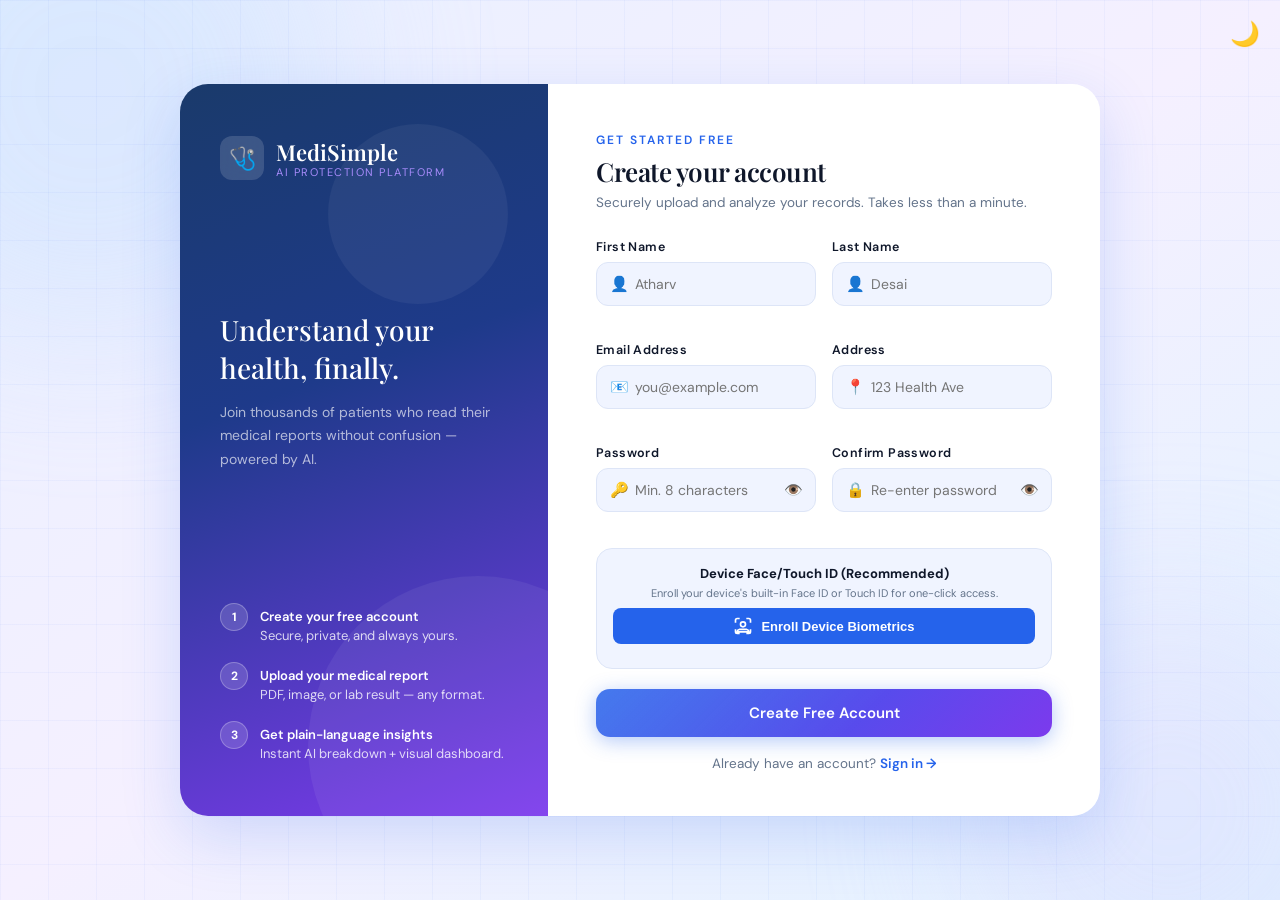
<file: frontend/signup.html>
<!DOCTYPE html>
<html lang="en">
<head>
  <meta charset="UTF-8" />
  <meta name="viewport" content="width=device-width, initial-scale=1.0" />
  <title>MediSimple — Create Account</title>
  <link rel="preconnect" href="https://fonts.googleapis.com" />
  <link href="https://fonts.googleapis.com/css2?family=DM+Sans:ital,wght@0,300;0,400;0,500;0,600;1,300&family=Playfair+Display:wght@500;600&display=swap" rel="stylesheet" />
  <style>
    :root {
      --blue-deep:   #1a3a6b;
      --blue-mid:    #2563eb;
      --blue-light:  #60a5fa;
      --purple:      #7c3aed;
      --purple-light:#a78bfa;
      --teal:        #0ea5e9;
      --white:       #ffffff;
      --surface:     #f0f4ff;
      --border:      #dde5f7;
      --text-main:   #0f172a;
      --text-muted:  #64748b;
      --error:       #ef4444;
      --success:     #10b981;
      --shadow-sm: 0 2px 8px rgba(37,99,235,0.08);
      --shadow-md: 0 8px 32px rgba(37,99,235,0.14);
      --shadow-lg: 0 20px 60px rgba(37,99,235,0.18);
      --grad-btn: linear-gradient(135deg, #2563eb 0%, #7c3aed 100%);
      --grad-bg:  linear-gradient(145deg, #e8f0ff 0%, #f5f0ff 50%, #e0f2ff 100%);
    }

    *, *::before, *::after { box-sizing: border-box; margin: 0; padding: 0; }

    body {
      font-family: 'DM Sans', sans-serif;
      background: var(--grad-bg);
      min-height: 100vh;
      display: flex;
      align-items: center;
      justify-content: center;
      padding: 32px 16px;
      position: relative;
      overflow-x: hidden;
    }

    /* ── Blobs ── */
    .blob {
      position: fixed; border-radius: 50%; filter: blur(80px);
      opacity: 0.35; pointer-events: none; z-index: 0;
      animation: drift 12s ease-in-out infinite alternate;
    }
    .blob-1 { width: 500px; height: 500px; background: #bfdbfe; top: -160px; left: -160px; }
    .blob-2 { width: 420px; height: 420px; background: #ddd6fe; bottom: -120px; right: -100px; animation-delay: -4s; }
    .blob-3 { width: 260px; height: 260px; background: #bae6fd; top: 40%; left: 55%; animation-delay: -8s; }
    @keyframes drift {
      from { transform: translate(0,0) scale(1); }
      to   { transform: translate(30px,20px) scale(1.08); }
    }

    .grid-lines {
      position: fixed; inset: 0; z-index: 0; pointer-events: none;
      background-image:
        linear-gradient(rgba(37,99,235,0.04) 1px, transparent 1px),
        linear-gradient(90deg, rgba(37,99,235,0.04) 1px, transparent 1px);
      background-size: 48px 48px;
    }

    /* ── Card ── */
    .signup-wrapper {
      position: relative; z-index: 1;
      display: flex;
      width: min(920px, 96vw);
      border-radius: 28px;
      overflow: hidden;
      box-shadow: var(--shadow-lg);
      animation: slideUp 0.7s cubic-bezier(0.22,1,0.36,1) both;
    }
    @keyframes slideUp {
      from { opacity: 0; transform: translateY(36px) scale(0.97); }
      to   { opacity: 1; transform: translateY(0) scale(1); }
    }

    /* ── Left Panel ── */
    .left-panel {
      flex: 0 0 40%;
      background: linear-gradient(160deg, var(--blue-deep) 0%, #1e3a8a 40%, var(--purple) 100%);
      padding: 52px 40px;
      display: flex; flex-direction: column; justify-content: space-between;
      position: relative; overflow: hidden; color: #fff;
    }
    .left-panel::before {
      content: ''; position: absolute;
      width: 340px; height: 340px; border-radius: 50%;
      background: rgba(255,255,255,0.06);
      bottom: -100px; right: -100px;
    }
    .left-panel::after {
      content: ''; position: absolute;
      width: 180px; height: 180px; border-radius: 50%;
      background: rgba(255,255,255,0.05);
      top: 40px; right: 40px;
    }

    .brand { display: flex; align-items: center; gap: 12px; position: relative; z-index: 1; }
    .brand-icon {
      width: 44px; height: 44px; border-radius: 12px;
      background: rgba(255,255,255,0.15); backdrop-filter: blur(8px);
      display: flex; align-items: center; justify-content: center; font-size: 22px;
    }
    .brand-name { font-family: 'Playfair Display', serif; font-size: 22px; font-weight: 600; }
    .brand-tag { font-size: 11px; letter-spacing: 1.5px; text-transform: uppercase; color: var(--purple-light); margin-top: -2px; }

    .panel-headline { position: relative; z-index: 1; }
    .panel-headline h2 {
      font-family: 'Playfair Display', serif; font-size: 28px; font-weight: 500;
      line-height: 1.35; color: #fff; margin-bottom: 14px;
    }
    .panel-headline p { font-size: 14px; line-height: 1.7; color: rgba(255,255,255,0.65); }

    .steps { display: flex; flex-direction: column; gap: 16px; position: relative; z-index: 1; }
    .step {
      display: flex; align-items: flex-start; gap: 12px;
    }
    .step-num {
      width: 28px; height: 28px; border-radius: 50%; flex-shrink: 0;
      background: rgba(255,255,255,0.15); border: 1px solid rgba(255,255,255,0.25);
      display: flex; align-items: center; justify-content: center;
      font-size: 12px; font-weight: 700; color: #fff;
    }
    .step-text { font-size: 13px; color: rgba(255,255,255,0.8); line-height: 1.5; padding-top: 4px; }
    .step-text strong { color: #fff; display: block; font-weight: 600; }

    /* ── Right Panel ── */
    .right-panel {
      flex: 1; background: #fff;
      padding: 48px 48px 44px;
      display: flex; flex-direction: column; justify-content: center;
    }

    .form-header { margin-bottom: 28px; }
    .form-header .eyebrow {
      font-size: 12px; font-weight: 600; letter-spacing: 2px; text-transform: uppercase;
      color: var(--blue-mid); margin-bottom: 6px;
      opacity: 0; animation: fadeIn 0.5s 0.4s forwards;
    }
    .form-header h1 {
      font-family: 'Playfair Display', serif; font-size: 26px; font-weight: 600;
      color: var(--text-main); letter-spacing: -0.5px;
      opacity: 0; animation: fadeIn 0.5s 0.5s forwards;
    }
    .form-header p {
      font-size: 13.5px; color: var(--text-muted); margin-top: 5px;
      opacity: 0; animation: fadeIn 0.5s 0.6s forwards;
    }
    @keyframes fadeIn {
      from { opacity: 0; transform: translateY(8px); }
      to   { opacity: 1; transform: translateY(0); }
    }

    /* ── Two-column row ── */
    .field-row { display: grid; grid-template-columns: 1fr 1fr; gap: 16px; }

    /* ── Fields ── */
    .field { margin-bottom: 20px; opacity: 0; animation: fadeIn 0.5s forwards; }
    #signupForm > .field-row:nth-child(1) { animation-delay: 0.6s; }
    #signupForm > .field-row:nth-child(2) { animation-delay: 0.7s; }
    #signupForm > .field-row:nth-child(3) { animation-delay: 0.8s; }
    #signupForm > .face-enroll-wrap { animation-delay: 0.9s; opacity: 0; animation: fadeIn 0.5s forwards; }
    #signupForm > .btn-signup { animation-delay: 1.0s; }

    .field label {
      display: block; font-size: 12.5px; font-weight: 600;
      letter-spacing: 0.4px; color: var(--text-main); margin-bottom: 7px;
    }

    .input-wrap { position: relative; }
    .input-wrap .input-icon {
      position: absolute; left: 14px; top: 50%; transform: translateY(-50%);
      font-size: 15px; color: var(--text-muted); pointer-events: none; transition: color 0.2s;
    }
    .input-wrap input, .input-wrap select {
      width: 100%; padding: 12px 14px 12px 38px;
      border: 1.5px solid var(--border); border-radius: 12px;
      font-family: 'DM Sans', sans-serif; font-size: 14px;
      color: var(--text-main); background: var(--surface); outline: none;
      transition: border-color 0.2s, box-shadow 0.2s, background 0.2s;
      appearance: none;
    }
    .input-wrap input:focus, .input-wrap select:focus {
      border-color: var(--blue-mid); background: #fff;
      box-shadow: 0 0 0 4px rgba(37,99,235,0.1);
    }
    .input-wrap:focus-within .input-icon { color: var(--blue-mid); }
    .input-wrap input.error-input { border-color: var(--error); box-shadow: 0 0 0 4px rgba(239,68,68,0.08); }
    .input-wrap input.valid-input { border-color: var(--success); }

    .toggle-pw {
      position: absolute; right: 13px; top: 50%; transform: translateY(-50%);
      background: none; border: none; cursor: pointer;
      font-size: 15px; color: var(--text-muted); transition: color 0.2s; padding: 0;
    }
    .toggle-pw:hover { color: var(--blue-mid); }

    .field-error { font-size: 11px; color: var(--error); margin-top: 2px; height: 14px; }

    /* Password strength bar */
    .strength-bar-wrap { margin-top: 6px; display: none; }
    .strength-bar-wrap.show { display: block; }
    .strength-bar {
      height: 4px; border-radius: 4px; background: var(--border);
      overflow: hidden; margin-bottom: 4px;
    }
    .strength-fill {
      height: 100%; border-radius: 4px; width: 0;
      transition: width 0.3s, background 0.3s;
    }
    .strength-label { font-size: 11px; color: var(--text-muted); }

    /* Terms checkbox */
    .terms-row {
      display: flex; align-items: flex-start; gap: 10px;
      margin-bottom: 20px;
      opacity: 0; animation: fadeIn 0.5s 1.0s forwards;
    }
    .terms-row input[type="checkbox"] { display: none; }
    .checkbox-custom {
      width: 18px; height: 18px; min-width: 18px; border-radius: 5px;
      border: 1.5px solid var(--border); background: var(--surface);
      display: flex; align-items: center; justify-content: center;
      cursor: pointer; transition: all 0.2s; font-size: 11px; color: #fff; margin-top: 1px;
    }
    .terms-row input:checked + .checkbox-custom { background: var(--blue-mid); border-color: var(--blue-mid); }
    .terms-text { font-size: 12.5px; color: var(--text-muted); line-height: 1.55; cursor: pointer; }
    .terms-text a { color: var(--blue-mid); text-decoration: none; font-weight: 500; }
    .terms-text a:hover { color: var(--purple); }

    /* Alert */
    .alert {
      display: none; align-items: center; gap: 10px;
      padding: 11px 15px; border-radius: 10px; font-size: 13px;
      margin-bottom: 18px; animation: fadeIn 0.3s;
    }
    .alert.error  { background: #fef2f2; border: 1px solid #fecaca; color: #b91c1c; }
    .alert.success{ background: #f0fdf4; border: 1px solid #bbf7d0; color: #166534; }
    .alert.show   { display: flex; }

    /* Submit */
    .btn-signup {
      width: 100%; padding: 14px; border: none; border-radius: 14px;
      background: var(--grad-btn); color: #fff;
      font-family: 'DM Sans', sans-serif; font-size: 15px; font-weight: 600;
      cursor: pointer; position: relative; overflow: hidden;
      transition: transform 0.18s, box-shadow 0.18s, filter 0.18s;
      box-shadow: 0 4px 20px rgba(37,99,235,0.35);
      opacity: 0; animation: fadeIn 0.5s forwards;
    }
    .btn-signup:hover:not(:disabled) {
      transform: translateY(-2px); box-shadow: 0 8px 28px rgba(37,99,235,0.45); filter: brightness(1.06);
    }
    .btn-signup:disabled { opacity: 0.7; cursor: not-allowed; }
    .btn-signup::after {
      content: ''; position: absolute; inset: 0;
      background: linear-gradient(135deg, rgba(255,255,255,0.15) 0%, transparent 60%);
      pointer-events: none;
    }
    .btn-inner { display: flex; align-items: center; justify-content: center; gap: 8px; }
    .spinner {
      display: none; width: 17px; height: 17px;
      border: 2.5px solid rgba(255,255,255,0.3); border-top-color: #fff;
      border-radius: 50%; animation: spin 0.6s linear infinite;
    }
    @keyframes spin { to { transform: rotate(360deg); } }
    .btn-signup.loading .spinner { display: block; }
    .btn-signup.loading .btn-text { opacity: 0.75; }

    /* Login link */
    .login-link {
      text-align: center; font-size: 13.5px; color: var(--text-muted);
      margin-top: 18px;
      opacity: 0; animation: fadeIn 0.5s forwards; animation-delay: 1.1s;
    }
    .login-link a { color: var(--blue-mid); font-weight: 600; text-decoration: none; transition: color 0.2s; }
    .login-link a:hover { color: var(--purple); }

    /* Success overlay */
    .success-overlay {
      display: none; position: fixed; inset: 0;
      background: rgba(15,23,42,0.5); backdrop-filter: blur(8px);
      z-index: 200; align-items: center; justify-content: center;
    }
    .success-overlay.show { display: flex; animation: fadeIn 0.4s; }
    .success-card {
      background: #fff; border-radius: 24px; padding: 48px 40px;
      text-align: center; width: min(400px, 92vw);
      box-shadow: var(--shadow-lg);
      animation: slideUp 0.5s cubic-bezier(0.22,1,0.36,1);
    }
    .success-icon { font-size: 52px; margin-bottom: 16px; }
    .success-card h2 {
      font-family: 'Playfair Display', serif; font-size: 24px;
      color: var(--text-main); margin-bottom: 8px;
    }
    .success-card p { font-size: 14px; color: var(--text-muted); line-height: 1.6; margin-bottom: 28px; }
    .btn-go {
      display: inline-block; padding: 13px 36px; border-radius: 12px;
      background: var(--grad-btn); color: #fff;
      font-family: 'DM Sans', sans-serif; font-size: 14px; font-weight: 600;
      text-decoration: none; transition: all 0.2s;
      box-shadow: 0 4px 16px rgba(37,99,235,0.3);
    }
    .btn-go:hover { transform: translateY(-2px); filter: brightness(1.06); }

    @media (max-width: 680px) {
      .left-panel { display: none; }
      .right-panel { padding: 36px 24px; }
      .field-row { grid-template-columns: 1fr; }
      .signup-wrapper { border-radius: 20px; }
    }

    /* ── Dark Theme Overrides ── */
    [data-theme="dark"] {
      --white: #1e293b;
      --surface: #0f172a;
      --border: #334155;
      --text-main: #f8fafc;
      --text-muted: #94a3b8;
      --grad-bg: linear-gradient(145deg, #090e17 0%, #111827 50%, #0f172a 100%);
    }

    [data-theme="dark"] .right-panel {
      background: var(--white);
    }
    [data-theme="dark"] .input-wrap input:focus,
    [data-theme="dark"] .input-wrap select:focus {
      background: var(--surface);
    }
    [data-theme="dark"] .success-card {
      background: var(--white);
    }
    [data-theme="dark"] .btn-secondary {
      background: var(--surface);
    }
    /* ── Face ID Styles ── */
    .face-enroll-wrap {
      margin-bottom: 20px;
      padding: 16px;
      border: 1.5px solid var(--border);
      border-radius: 16px;
      text-align: center;
      background: var(--surface);
      transition: border-color 0.3s;
    }
    .face-enroll-wrap:focus-within, .face-enroll-wrap:hover {
      border-color: var(--blue-mid);
    }
    .face-preview-box {
      width: 140px;
      height: 140px;
      margin: 12px auto;
      border-radius: 50%;
      overflow: hidden;
      background: #000;
      border: 3px solid var(--blue-mid);
      position: relative;
    }
    #signupFaceVideo {
      width: 100%; height: 100%; object-fit: cover; transform: scaleX(-1);
    }
    .btn-capture {
      background: var(--blue-mid); color: #fff; border: none; padding: 8px 16px;
      border-radius: 8px; font-size: 13px; font-weight: 600; cursor: pointer;
      margin-top: 8px;
    }
    .face-check-mark {
      position: absolute; inset: 0; display: none; align-items: center; justify-content: center;
      background: rgba(16, 185, 129, 0.4); color: #fff; font-size: 40px;
    }
    .face-check-mark.show { display: flex; }
  </style>
</head>
<body>
  <button id="themeToggle" style="position:absolute; top:20px; right:20px; z-index:100; font-size:24px; background:none; border:none; cursor:pointer; color:var(--text-main);" aria-label="Toggle Dark Mode">🌙</button>

<div class="blob blob-1"></div>
<div class="blob blob-2"></div>
<div class="blob blob-3"></div>
<div class="grid-lines"></div>

<!-- Success overlay -->
<div class="success-overlay" id="successOverlay">
  <div class="success-card">
    <div class="success-icon">🎉</div>
    <h2>Account Created!</h2>
    <p>Welcome to MediSimple, <strong id="successName"></strong>!<br/>Your health journey starts now.</p>
    <a href="login.html" class="btn-go">Go to Sign In →</a>
  </div>
</div>

<div class="signup-wrapper">

  <!-- Left Panel -->
  <div class="left-panel">
    <div class="brand">
      <div class="brand-icon">🩺</div>
      <div>
        <div class="brand-name">MediSimple</div>
        <div class="brand-tag">AI Protection Platform</div>
      </div>
    </div>

    <div class="panel-headline">
      <h2>Understand your health, finally.</h2>
      <p>Join thousands of patients who read their medical reports without confusion — powered by AI.</p>
    </div>

    <div class="steps">
      <div class="step">
        <div class="step-num">1</div>
        <div class="step-text"><strong>Create your free account</strong>Secure, private, and always yours.</div>
      </div>
      <div class="step">
        <div class="step-num">2</div>
        <div class="step-text"><strong>Upload your medical report</strong>PDF, image, or lab result — any format.</div>
      </div>
      <div class="step">
        <div class="step-num">3</div>
        <div class="step-text"><strong>Get plain-language insights</strong>Instant AI breakdown + visual dashboard.</div>
      </div>
    </div>
  </div>

  <!-- Right Panel -->
  <div class="right-panel">
    <div class="form-header">
      <div class="eyebrow">Get started free</div>
      <h1>Create your account</h1>
      <p>Securely upload and analyze your records. Takes less than a minute.</p>
    </div>

    <div class="alert" id="alertBox">
      <span id="alertIcon"></span>
      <span id="alertMsg"></span>
    </div>

    <form id="signupForm" novalidate>

      <!-- Row 1: Name -->
      <div class="field-row">
        <div class="field">
          <label for="firstName">First Name</label>
          <div class="input-wrap">
            <span class="input-icon">👤</span>
            <input type="text" id="firstName" placeholder="Atharv" autocomplete="given-name" />
          </div>
          <div class="field-error" id="firstNameErr"></div>
        </div>
        <div class="field">
          <label for="lastName">Last Name</label>
          <div class="input-wrap">
            <span class="input-icon">👤</span>
            <input type="text" id="lastName" placeholder="Desai" autocomplete="family-name" />
          </div>
          <div class="field-error" id="lastNameErr"></div>
        </div>
      </div>

      <!-- Email and Address -->
      <div class="field-row">
        <div class="field">
          <label for="email">Email Address</label>
          <div class="input-wrap">
            <span class="input-icon">📧</span>
            <input type="email" id="email" placeholder="you@example.com" autocomplete="email" />
          </div>
          <div class="field-error" id="emailErr"></div>
        </div>
        <div class="field">
          <label for="address">Address</label>
          <div class="input-wrap">
            <span class="input-icon">📍</span>
            <input type="text" id="address" placeholder="123 Health Ave" autocomplete="street-address" />
          </div>
          <div class="field-error" id="addressErr"></div>
        </div>
      </div>

      <!-- Password and Confirm -->
      <div class="field-row">
        <div class="field">
          <label for="password">Password</label>
          <div class="input-wrap">
            <span class="input-icon">🔑</span>
            <input type="password" id="password" placeholder="Min. 8 characters" autocomplete="new-password" />
            <button type="button" class="toggle-pw" id="togglePw">👁️</button>
          </div>
          <div class="strength-bar-wrap" id="strengthWrap">
            <div class="strength-bar"><div class="strength-fill" id="strengthFill"></div></div>
            <div class="strength-label" id="strengthLabel"></div>
          </div>
          <div class="field-error" id="passwordErr"></div>
        </div>
        <div class="field">
          <label for="confirmPassword">Confirm Password</label>
          <div class="input-wrap">
            <span class="input-icon">🔒</span>
            <input type="password" id="confirmPassword" placeholder="Re-enter password" autocomplete="new-password" />
            <button type="button" class="toggle-pw" id="toggleConfirmPw">👁️</button>
          </div>
          <div class="field-error" id="confirmErr"></div>
        </div>
      </div>

      <!-- OS Native Face ID / Biometrics Enrollment -->
      <div class="face-enroll-wrap">
        <label style="display:block; margin-bottom:4px; font-weight:700; font-size:13px; color:var(--text-main);">Device Face/Touch ID (Recommended)</label>
        <p style="font-size:11px; color:var(--text-muted); margin-bottom:8px;">Enroll your device's built-in Face ID or Touch ID for one-click access.</p>
        
        <button type="button" class="btn-capture" id="btnEnrollFace" style="width:100%; display:flex; align-items:center; justify-content:center; gap:8px;">
          <svg width="20" height="20" viewBox="0 0 24 24" fill="none" stroke="currentColor" stroke-width="2"><path d="M8 3H5a2 2 0 00-2 2v3m18 0V5a2 2 0 00-2-2h-3m0 18h3a2 2 0 002-2v-3M3 16v3a2 2 0 002 2h3m1-11a3 3 0 106 0 3 3 0 00-6 0m-4 9h14c0-2-3-3-3-3h-8s-3 1-3 3z"/></svg>
          Enroll Device Biometrics
        </button>
        <div id="enrollStatus" style="font-size:12px; margin-top:8px; font-weight:600; color:var(--text-muted);"></div>
        <input type="hidden" id="faceDescriptor" name="faceDescriptor" />
      </div>

      <button type="submit" class="btn-signup" id="signupBtn">
        <div class="btn-inner">
          <div class="spinner"></div>
          <span class="btn-text">Create Free Account</span>
        </div>
      </button>
    </form>

    <div class="login-link">
      Already have an account? <a href="login.html">Sign in →</a>
    </div>
  </div>
</div>


<script>
/* ── Auto redirect if already logged in ── */
(function() {
  const s = localStorage.getItem('ms_session') || sessionStorage.getItem('ms_session');
  if (s) try { if (JSON.parse(s)?.loggedIn) window.location.href = 'dashboard.html'; } catch(_) {}
})();

/* ── DOM REFS ── */
const signupForm    = document.getElementById('signupForm');
const firstNameEl   = document.getElementById('firstName');
const lastNameEl    = document.getElementById('lastName');
const emailEl       = document.getElementById('email');
const addressEl     = document.getElementById('address');
const passwordEl    = document.getElementById('password');
const confirmEl     = document.getElementById('confirmPassword');
const signupBtn     = document.getElementById('signupBtn');
const togglePwBtn   = document.getElementById('togglePw');
const alertBox      = document.getElementById('alertBox');
const strengthWrap  = document.getElementById('strengthWrap');
const strengthFill  = document.getElementById('strengthFill');
const strengthLabel = document.getElementById('strengthLabel');

/* Face ID DOM */
const enrollBtn = document.getElementById('btnEnrollFace');
const faceHidden = document.getElementById('faceDescriptor');
const enrollStatus = document.getElementById('enrollStatus');

/* ── Toggle password ── */
if (togglePwBtn) {
  togglePwBtn.addEventListener('click', () => {
    const isText = passwordEl.type === 'text';
    passwordEl.type = isText ? 'password' : 'text';
    togglePwBtn.textContent = isText ? '👁️' : '🙈';
  });
}
const toggleConfirmPwBtn = document.getElementById('toggleConfirmPw');
if (toggleConfirmPwBtn) {
  toggleConfirmPwBtn.addEventListener('click', () => {
    const isText = confirmEl.type === 'text';
    confirmEl.type = isText ? 'password' : 'text';
    toggleConfirmPwBtn.textContent = isText ? '👁️' : '🙈';
  });
}

/* ── Password strength ── */
passwordEl.addEventListener('input', () => {
  const val = passwordEl.value;
  clearFieldError('password');
  if (!val) { strengthWrap.classList.remove('show'); return; }
  strengthWrap.classList.add('show');
  
  let score = 0;
  if (val.length >= 8)  score++;
  if (val.length >= 12) score++;
  if (/[A-Z]/.test(val)) score++;
  if (/[0-9]/.test(val)) score++;
  if (/[^A-Za-z0-9]/.test(val)) score++;
  
  const levels = [
    { label: 'Very Weak',  color: '#ef4444', width: '15%'  },
    { label: 'Weak',       color: '#f97316', width: '30%'  },
    { label: 'Fair',       color: '#eab308', width: '55%'  },
    { label: 'Good',       color: '#22c55e', width: '75%'  },
    { label: 'Strong 💪',  color: '#10b981', width: '100%' },
  ];
  const lvl = levels[Math.min(score, 4)];
  strengthFill.style.width      = lvl.width;
  strengthFill.style.background = lvl.color;
  strengthLabel.textContent     = lvl.label;
  strengthLabel.style.color     = lvl.color;
});

/* ── WebAuthn / Passkeys Logic ── */
enrollBtn.addEventListener('click', async () => {
  if (!emailEl.value || !firstNameEl.value) {
    showAlert('error', 'Please enter your First Name and Email before enrolling biometrics.');
    return;
  }
  
  enrollStatus.textContent = "Waiting for device authentication...";
  enrollStatus.style.color = "var(--blue-mid)";

  try {
    const isIP = /^(?:[0-9]{1,3}\.){3}[0-9]{1,3}$/.test(window.location.hostname);
    if (isIP) {
        enrollStatus.textContent = "Error: WebAuthn does not allow IP addresses. Please use 'http://localhost:5000' in your browser.";
        enrollStatus.style.color = "var(--error)";
        return;
    }

    const challenge = new Uint8Array(32);
    crypto.getRandomValues(challenge);
    const userId = new Uint8Array(emailEl.value.split('').map(c => c.charCodeAt(0)));
    
    // Check if browser supports WebAuthn
    if (!window.PublicKeyCredential) {
      enrollStatus.textContent = "Your browser does not support native biometrics.";
      enrollStatus.style.color = "var(--error)";
      return;
    }

    const options = {
      publicKey: {
        rp: { name: "MediSimple" },
        user: { id: userId, name: emailEl.value, displayName: firstNameEl.value },
        challenge: challenge,
        pubKeyCredParams: [{ type: "public-key", alg: -7 }, { type: "public-key", alg: -257 }],
        authenticatorSelection: {
          authenticatorAttachment: "platform", // Force native Face/Touch ID
          userVerification: "required",
          residentKey: "preferred"
        },
        timeout: 60000,
        attestation: "none"
      }
    };
    
    const cred = await navigator.credentials.create(options);
    const credIdHex = Array.from(new Uint8Array(cred.rawId))
                           .map(b => b.toString(16).padStart(2, '0'))
                           .join('');
                           
    faceHidden.value = credIdHex;
    enrollStatus.textContent = "Biometric ID Enrolled Successfully! ✓";
    enrollStatus.style.color = "var(--success)";
    enrollBtn.style.display = "none";
  } catch (err) {
    console.error("WebAuthn Enrollment Error:", err);
    enrollStatus.textContent = `Biometric setup failed: ${err.name} - ${err.message}`;
    enrollStatus.style.color = "var(--error)";
  }
});

/* ── Signup Submit ── */
signupForm.addEventListener('submit', async (e) => {
  e.preventDefault();
  hideAlert();
  if (!validateForm()) return;
  
  if (!faceHidden.value) {
    showAlert('error', 'Please scan and enroll your Face ID for security.');
    return;
  }

  setLoading(true);
  try {
    const payload = {
      firstName: firstNameEl.value.trim(),
      lastName: lastNameEl.value.trim(),
      email: emailEl.value.trim(),
      password: passwordEl.value,
      address: addressEl.value.trim(),
      face_descriptor: faceHidden.value
    };
    
    const res = await fetch('/api/signup', {
      method: 'POST',
      headers: { 'Content-Type': 'application/json' },
      body: JSON.stringify(payload)
    });
    const data = await res.json();
    if (data.success) {
      document.getElementById('successName').textContent = payload.firstName;
      document.getElementById('successOverlay').classList.add('show');
    } else {
      showAlert('error', data.message || "Signup failed.");
      setLoading(false);
    }
  } catch (err) {
    showAlert('error', 'Network error.');
    setLoading(false);
  }
});

function validateForm() {
  let v = true;
  if (!firstNameEl.value.trim()){ showFieldError('firstName','First name required'); v=false; }
  if (!lastNameEl.value.trim()){ showFieldError('lastName','Last name required'); v=false; }
  if (!emailEl.value.trim()){ showFieldError('email','Email required'); v=false; }
  if (passwordEl.value.length < 8){ showFieldError('password','Min 8 chars'); v=false; }
  if (passwordEl.value !== confirmEl.value){ showFieldError('confirm','Mismatch'); v=false; }
  return v;
}
function showFieldError(f, m) {
  const el = document.getElementById(f + 'Err');
  if (el) el.textContent = '⚠ ' + m;
}
function clearFieldError(f) {
  const el = document.getElementById(f + 'Err');
  if (el) el.textContent = '';
}
function showAlert(t, m) {
  alertBox.className = 'alert ' + t + ' show';
  document.getElementById('alertMsg').textContent = m;
}
function hideAlert() { alertBox.className = 'alert'; }
function setLoading(s) {
  signupBtn.disabled = s;
  signupBtn.classList.toggle('loading', s);
}
</script>
<script src="js/theme.js"></script>
</body>
</html>
</file>
